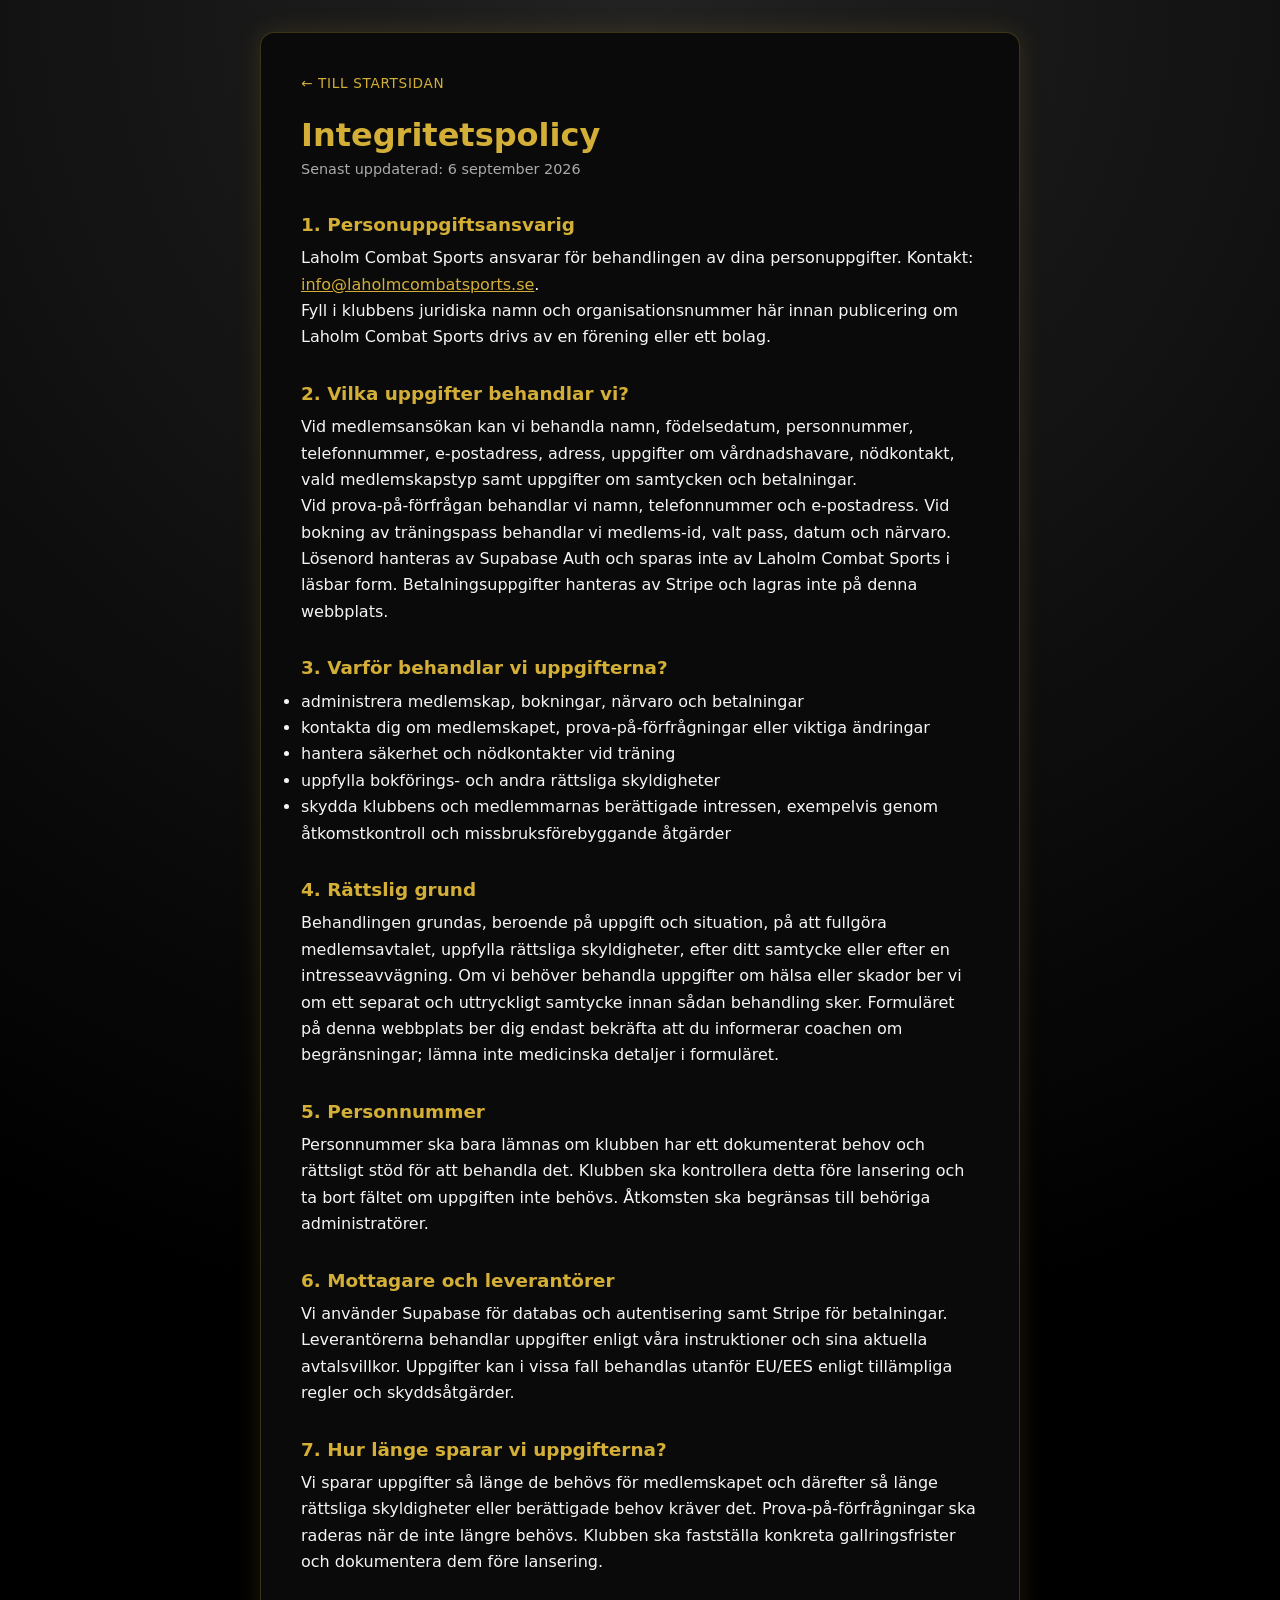
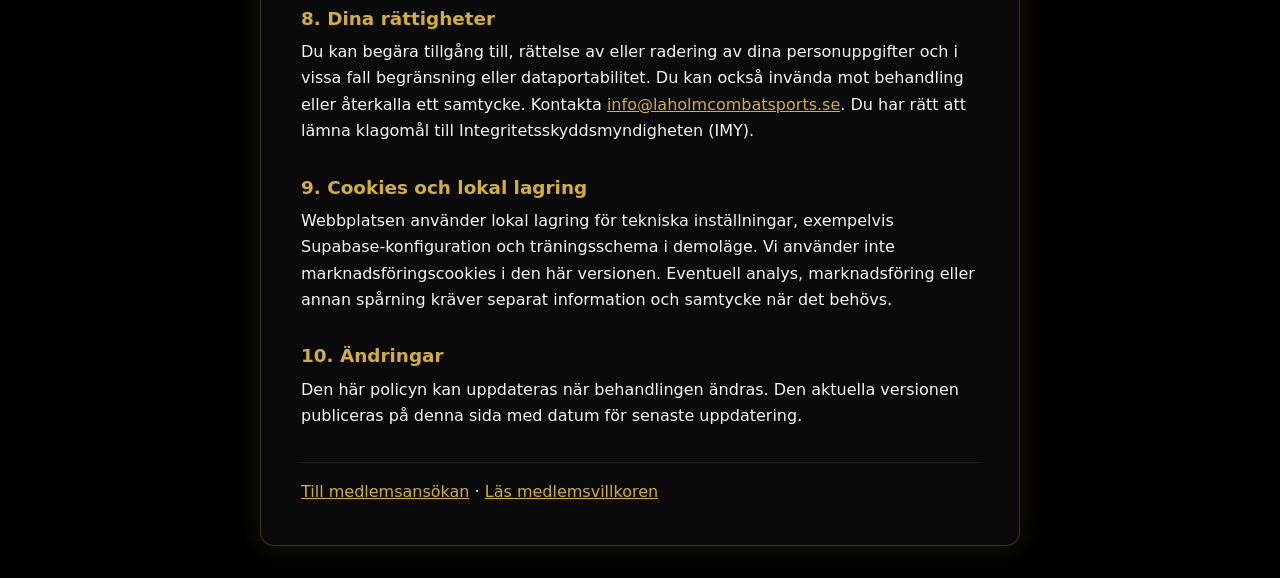
<file: integritetspolicy.html>
<!DOCTYPE html>
<html lang="sv">
<head>
  <meta charset="UTF-8">
  <meta http-equiv="Content-Security-Policy" content="default-src 'self'; base-uri 'self'; object-src 'none'; script-src 'self' 'sha384-JBR+x8blGwjDRO63aHCGiZMD4VNiTR4ZUGA+N6ZKLf3zNt1fK8IBpcgPaMrxqWBp' 'sha384-JcnsjUPPylna1s1fvi1u12X5qjY5OL56iySh75FdtrwhO/SWXgMjoVqcKyIIWOLk'; style-src 'self'; img-src 'self' data:; font-src 'self' data:; connect-src 'self' https://dvtntpfisueeyapdoizv.supabase.co wss://dvtntpfisueeyapdoizv.supabase.co; frame-src https://www.google.com; form-action 'self'; upgrade-insecure-requests">
  <meta name="referrer" content="strict-origin-when-cross-origin">
  <title>Integritetspolicy – Laholm Combat Sports</title>
  <meta name="viewport" content="width=device-width, initial-scale=1.0">
  <meta name="description" content="Integritetspolicy för Laholm Combat Sports.">
  <link rel="stylesheet" href="styles.css">
</head>
<body class="auth-body legal-body">
  <main class="legal-container">
    <a href="index.html" class="back-link">← Till startsidan</a>
    <h1>Integritetspolicy</h1>
    <p class="legal-updated">Senast uppdaterad: 6 september 2026</p>

    <h2>1. Personuppgiftsansvarig</h2>
    <p>Laholm Combat Sports ansvarar för behandlingen av dina personuppgifter. Kontakt: <a href="mailto:info@laholmcombatsports.se">info@laholmcombatsports.se</a>.</p>
    <p>Fyll i klubbens juridiska namn och organisationsnummer här innan publicering om Laholm Combat Sports drivs av en förening eller ett bolag.</p>

    <h2>2. Vilka uppgifter behandlar vi?</h2>
    <p>Vid medlemsansökan kan vi behandla namn, födelsedatum, personnummer, telefonnummer, e-postadress, adress, uppgifter om vårdnadshavare, nödkontakt, vald medlemskapstyp samt uppgifter om samtycken och betalningar.</p>
    <p>Vid prova-på-förfrågan behandlar vi namn, telefonnummer och e-postadress. Vid bokning av träningspass behandlar vi medlems-id, valt pass, datum och närvaro.</p>
    <p>Lösenord hanteras av Supabase Auth och sparas inte av Laholm Combat Sports i läsbar form. Betalningsuppgifter hanteras av Stripe och lagras inte på denna webbplats.</p>

    <h2>3. Varför behandlar vi uppgifterna?</h2>
    <ul>
      <li>administrera medlemskap, bokningar, närvaro och betalningar</li>
      <li>kontakta dig om medlemskapet, prova-på-förfrågningar eller viktiga ändringar</li>
      <li>hantera säkerhet och nödkontakter vid träning</li>
      <li>uppfylla bokförings- och andra rättsliga skyldigheter</li>
      <li>skydda klubbens och medlemmarnas berättigade intressen, exempelvis genom åtkomstkontroll och missbruksförebyggande åtgärder</li>
    </ul>

    <h2>4. Rättslig grund</h2>
    <p>Behandlingen grundas, beroende på uppgift och situation, på att fullgöra medlemsavtalet, uppfylla rättsliga skyldigheter, efter ditt samtycke eller efter en intresseavvägning. Om vi behöver behandla uppgifter om hälsa eller skador ber vi om ett separat och uttryckligt samtycke innan sådan behandling sker. Formuläret på denna webbplats ber dig endast bekräfta att du informerar coachen om begränsningar; lämna inte medicinska detaljer i formuläret.</p>

    <h2>5. Personnummer</h2>
    <p>Personnummer ska bara lämnas om klubben har ett dokumenterat behov och rättsligt stöd för att behandla det. Klubben ska kontrollera detta före lansering och ta bort fältet om uppgiften inte behövs. Åtkomsten ska begränsas till behöriga administratörer.</p>

    <h2>6. Mottagare och leverantörer</h2>
    <p>Vi använder Supabase för databas och autentisering samt Stripe för betalningar. Leverantörerna behandlar uppgifter enligt våra instruktioner och sina aktuella avtalsvillkor. Uppgifter kan i vissa fall behandlas utanför EU/EES enligt tillämpliga regler och skyddsåtgärder.</p>

    <h2>7. Hur länge sparar vi uppgifterna?</h2>
    <p>Vi sparar uppgifter så länge de behövs för medlemskapet och därefter så länge rättsliga skyldigheter eller berättigade behov kräver det. Prova-på-förfrågningar ska raderas när de inte längre behövs. Klubben ska fastställa konkreta gallringsfrister och dokumentera dem före lansering.</p>

    <h2>8. Dina rättigheter</h2>
    <p>Du kan begära tillgång till, rättelse av eller radering av dina personuppgifter och i vissa fall begränsning eller dataportabilitet. Du kan också invända mot behandling eller återkalla ett samtycke. Kontakta <a href="mailto:info@laholmcombatsports.se">info@laholmcombatsports.se</a>. Du har rätt att lämna klagomål till Integritetsskyddsmyndigheten (IMY).</p>

    <h2>9. Cookies och lokal lagring</h2>
    <p>Webbplatsen använder lokal lagring för tekniska inställningar, exempelvis Supabase-konfiguration och träningsschema i demoläge. Vi använder inte marknadsföringscookies i den här versionen. Eventuell analys, marknadsföring eller annan spårning kräver separat information och samtycke när det behövs.</p>

    <h2>10. Ändringar</h2>
    <p>Den här policyn kan uppdateras när behandlingen ändras. Den aktuella versionen publiceras på denna sida med datum för senaste uppdatering.</p>

    <p class="legal-back"><a href="signup.html">Till medlemsansökan</a> · <a href="villkor.html">Läs medlemsvillkoren</a></p>
  </main>
</body>
</html>
</file>
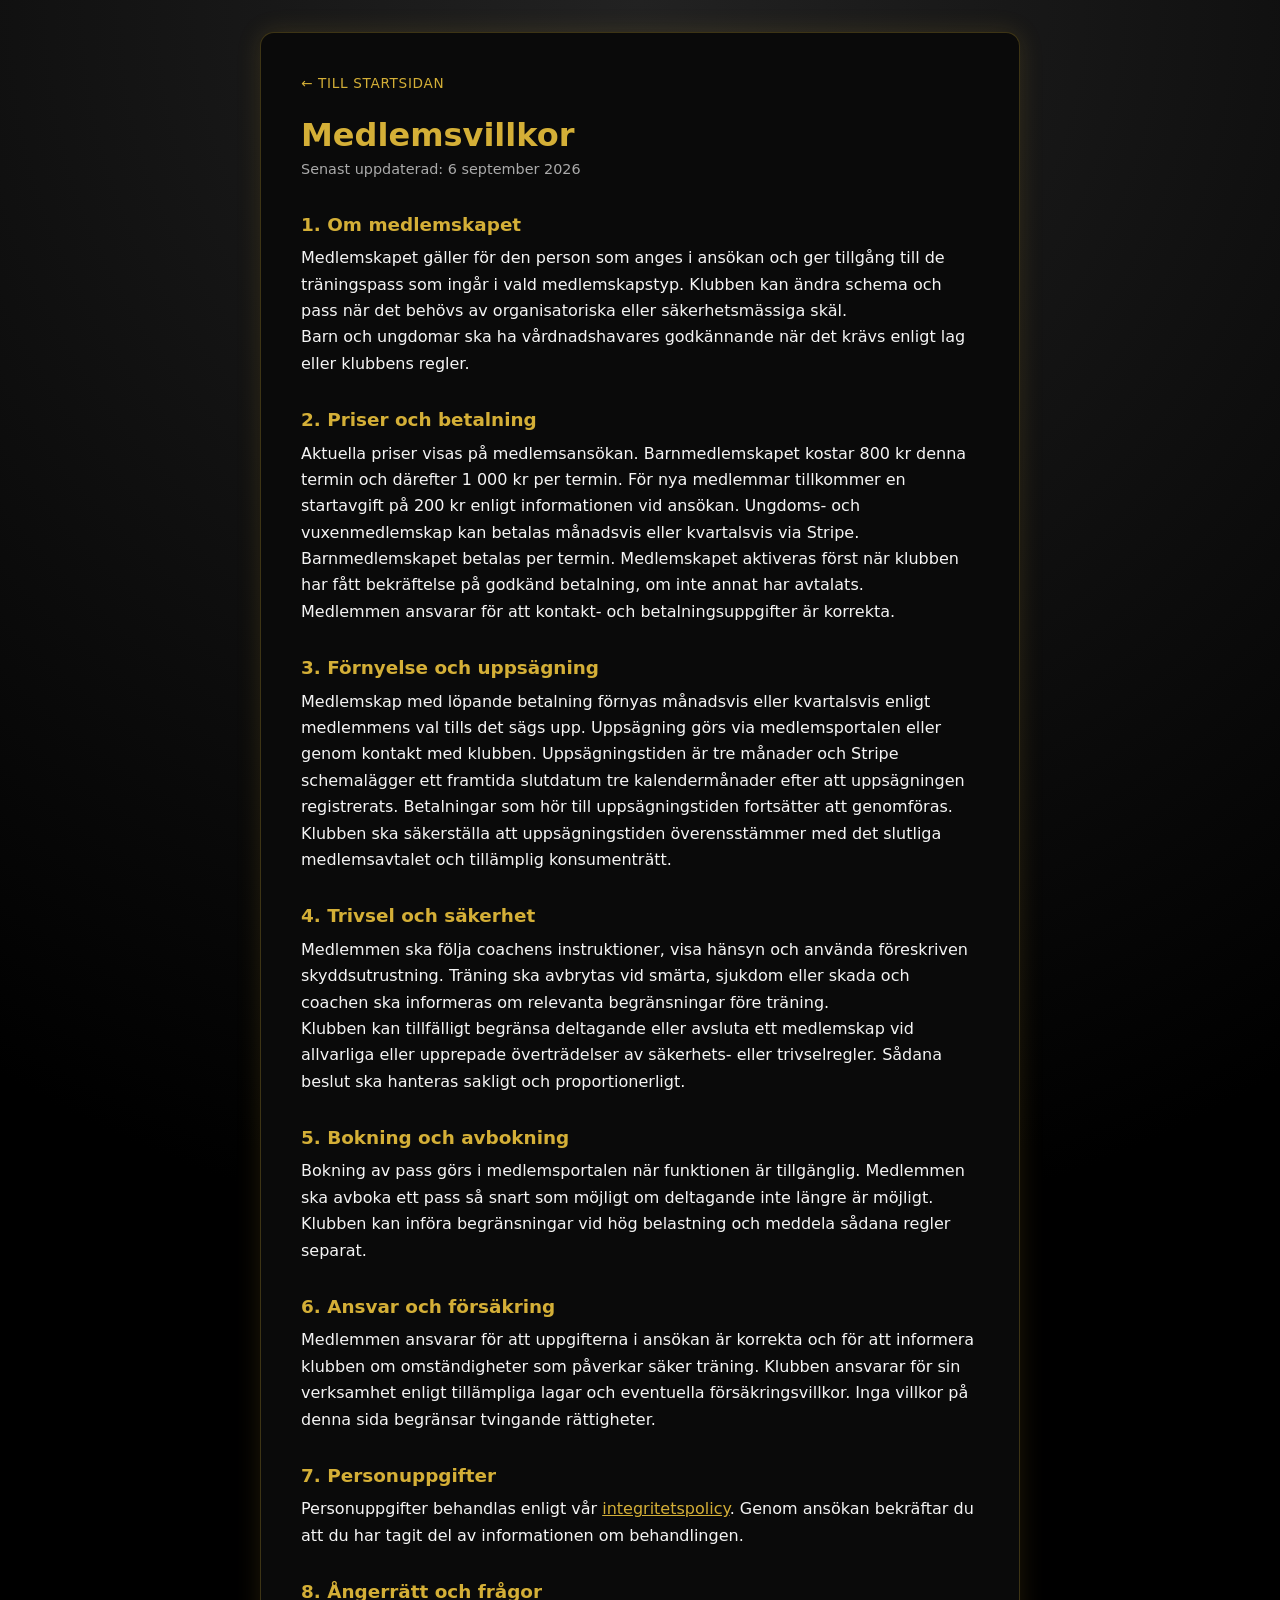
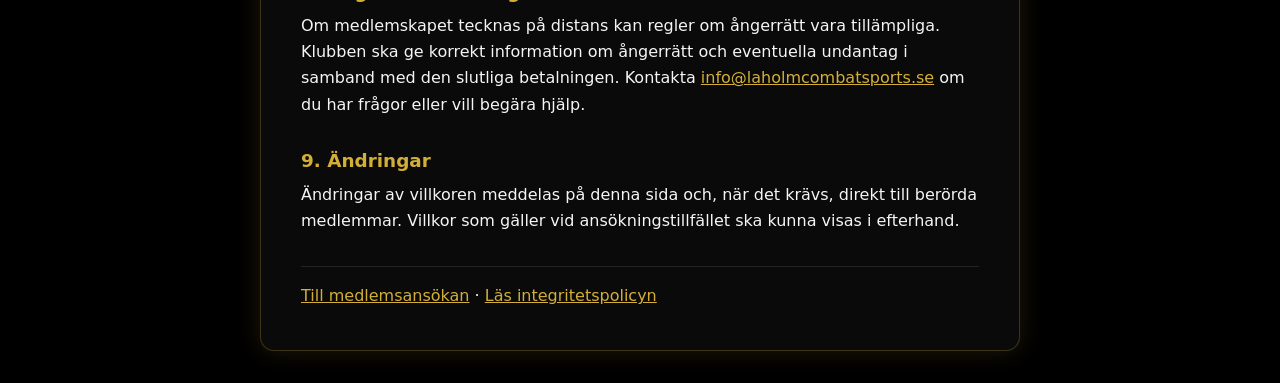
<file: villkor.html>
<!DOCTYPE html>
<html lang="sv">
<head>
  <meta charset="UTF-8">
  <meta http-equiv="Content-Security-Policy" content="default-src 'self'; base-uri 'self'; object-src 'none'; script-src 'self' 'sha384-JBR+x8blGwjDRO63aHCGiZMD4VNiTR4ZUGA+N6ZKLf3zNt1fK8IBpcgPaMrxqWBp' 'sha384-JcnsjUPPylna1s1fvi1u12X5qjY5OL56iySh75FdtrwhO/SWXgMjoVqcKyIIWOLk'; style-src 'self'; img-src 'self' data:; font-src 'self' data:; connect-src 'self' https://dvtntpfisueeyapdoizv.supabase.co wss://dvtntpfisueeyapdoizv.supabase.co; frame-src https://www.google.com; form-action 'self'; upgrade-insecure-requests">
  <meta name="referrer" content="strict-origin-when-cross-origin">
  <title>Medlemsvillkor – Laholm Combat Sports</title>
  <meta name="viewport" content="width=device-width, initial-scale=1.0">
  <meta name="description" content="Medlemsvillkor för Laholm Combat Sports.">
  <link rel="stylesheet" href="styles.css">
</head>
<body class="auth-body legal-body">
  <main class="legal-container">
    <a href="index.html" class="back-link">← Till startsidan</a>
    <h1>Medlemsvillkor</h1>
    <p class="legal-updated">Senast uppdaterad: 6 september 2026</p>

    <h2>1. Om medlemskapet</h2>
    <p>Medlemskapet gäller för den person som anges i ansökan och ger tillgång till de träningspass som ingår i vald medlemskapstyp. Klubben kan ändra schema och pass när det behövs av organisatoriska eller säkerhetsmässiga skäl.</p>
    <p>Barn och ungdomar ska ha vårdnadshavares godkännande när det krävs enligt lag eller klubbens regler.</p>

    <h2>2. Priser och betalning</h2>
    <p>Aktuella priser visas på medlemsansökan. Barnmedlemskapet kostar 800 kr denna termin och därefter 1 000 kr per termin. För nya medlemmar tillkommer en startavgift på 200 kr enligt informationen vid ansökan. Ungdoms- och vuxenmedlemskap kan betalas månadsvis eller kvartalsvis via Stripe. Barnmedlemskapet betalas per termin. Medlemskapet aktiveras först när klubben har fått bekräftelse på godkänd betalning, om inte annat har avtalats.</p>
    <p>Medlemmen ansvarar för att kontakt- och betalningsuppgifter är korrekta.</p>

    <h2>3. Förnyelse och uppsägning</h2>
    <p>Medlemskap med löpande betalning förnyas månadsvis eller kvartalsvis enligt medlemmens val tills det sägs upp. Uppsägning görs via medlemsportalen eller genom kontakt med klubben. Uppsägningstiden är tre månader och Stripe schemalägger ett framtida slutdatum tre kalendermånader efter att uppsägningen registrerats. Betalningar som hör till uppsägningstiden fortsätter att genomföras. Klubben ska säkerställa att uppsägningstiden överensstämmer med det slutliga medlemsavtalet och tillämplig konsumenträtt.</p>

    <h2>4. Trivsel och säkerhet</h2>
    <p>Medlemmen ska följa coachens instruktioner, visa hänsyn och använda föreskriven skyddsutrustning. Träning ska avbrytas vid smärta, sjukdom eller skada och coachen ska informeras om relevanta begränsningar före träning.</p>
    <p>Klubben kan tillfälligt begränsa deltagande eller avsluta ett medlemskap vid allvarliga eller upprepade överträdelser av säkerhets- eller trivselregler. Sådana beslut ska hanteras sakligt och proportionerligt.</p>

    <h2>5. Bokning och avbokning</h2>
    <p>Bokning av pass görs i medlemsportalen när funktionen är tillgänglig. Medlemmen ska avboka ett pass så snart som möjligt om deltagande inte längre är möjligt. Klubben kan införa begränsningar vid hög belastning och meddela sådana regler separat.</p>

    <h2>6. Ansvar och försäkring</h2>
    <p>Medlemmen ansvarar för att uppgifterna i ansökan är korrekta och för att informera klubben om omständigheter som påverkar säker träning. Klubben ansvarar för sin verksamhet enligt tillämpliga lagar och eventuella försäkringsvillkor. Inga villkor på denna sida begränsar tvingande rättigheter.</p>

    <h2>7. Personuppgifter</h2>
    <p>Personuppgifter behandlas enligt vår <a href="integritetspolicy.html">integritetspolicy</a>. Genom ansökan bekräftar du att du har tagit del av informationen om behandlingen.</p>

    <h2>8. Ångerrätt och frågor</h2>
    <p>Om medlemskapet tecknas på distans kan regler om ångerrätt vara tillämpliga. Klubben ska ge korrekt information om ångerrätt och eventuella undantag i samband med den slutliga betalningen. Kontakta <a href="mailto:info@laholmcombatsports.se">info@laholmcombatsports.se</a> om du har frågor eller vill begära hjälp.</p>

    <h2>9. Ändringar</h2>
    <p>Ändringar av villkoren meddelas på denna sida och, när det krävs, direkt till berörda medlemmar. Villkor som gäller vid ansökningstillfället ska kunna visas i efterhand.</p>

    <p class="legal-back"><a href="signup.html">Till medlemsansökan</a> · <a href="integritetspolicy.html">Läs integritetspolicyn</a></p>
  </main>
</body>
</html>
</file>
<file: styles.css>
:root {
  --bg: #050505;
  --bg-alt: #111111;
  --gold: #d4af37;
  --text: #f5f5f5;
  --muted: #aaaaaa;
}

* {
  box-sizing: border-box;
  margin: 0;
  padding: 0;
}

html {
  scroll-behavior: smooth;
}

button,
input,
select {
  font: inherit;
}

body {
  font-family: system-ui, -apple-system, BlinkMacSystemFont, "Segoe UI", sans-serif;
  background: radial-gradient(circle at top, #222 0, #000 60%);
  color: var(--text);
}

/* Header */

.site-header {
  display: flex;
  justify-content: space-between;
  align-items: center;
  padding: 1.5rem 8vw;
  background: rgba(0, 0, 0, 0.9);
  border-bottom: 1px solid rgba(212, 175, 55, 0.2);
  position: sticky;
  top: 0;
  z-index: 10;
}

.logo,
.dash-logo {
  position: relative;
  width: 84px;
  height: 70px;
  overflow: hidden;
  flex: 0 0 auto;
}

.logo img,
.dash-logo img {
  position: absolute;
  width: 84px;
  height: auto;
  top: 50%;
  left: 0;
  transform: translateY(-50%);
}

.main-nav {
  display: flex;
  gap: 1.5rem;
  align-items: center;
}

.main-nav a {
  color: var(--text);
  text-decoration: none;
  font-size: 0.95rem;
  letter-spacing: 0.05em;
  text-transform: uppercase;
}

.main-nav a:hover {
  color: var(--gold);
}

.btn-login {
  padding: 0.5rem 1rem;
  border: 1px solid var(--gold);
  border-radius: 999px;
}

/* Hero */

.hero {
  min-height: 70vh;
  display: flex;
  align-items: center;
  padding: 0 8vw;
  position: relative;
  isolation: isolate;
  background: url("assets/bannerlcs.png") center / cover no-repeat;
}

.hero::before {
  content: "";
  position: absolute;
  inset: 0;
  z-index: -1;
  background: linear-gradient(90deg, rgba(0, 0, 0, 0.84) 0%, rgba(0, 0, 0, 0.55) 52%, rgba(0, 0, 0, 0.2) 100%);
}

.hero-content {
  position: relative;
}

.hero-content h1 {
  font-size: 3rem;
  letter-spacing: 0.12em;
  text-transform: uppercase;
}

.hero-content p {
  margin-top: 1rem;
  max-width: 500px;
  color: var(--muted);
}

.hero-content .hero-kicker {
  margin: 0 0 0.75rem;
  color: var(--gold);
  font-size: 0.78rem;
  font-weight: 750;
  letter-spacing: 0.16em;
  text-transform: uppercase;
}

.hero-content .hero-disciplines {
  color: var(--text);
  font-size: 1.05rem;
  font-weight: 650;
}

.hero-content .hero-tagline {
  margin-top: 0.45rem;
}

.btn-primary {
  display: inline-block;
  margin-top: 2rem;
  padding: 0.8rem 1.8rem;
  background: var(--gold);
  color: #000;
  text-decoration: none;
  text-transform: uppercase;
  letter-spacing: 0.08em;
  border-radius: 999px;
  border: 0;
  cursor: pointer;
  transition: filter 0.2s, transform 0.2s;
}

.btn-primary:hover {
  filter: brightness(1.08);
  transform: translateY(-1px);
}

.btn-primary:focus-visible,
.btn-secondary:focus-visible,
.link-button:focus-visible,
.main-nav a:focus-visible {
  outline: 2px solid #fff;
  outline-offset: 3px;
}

/* Sections */

.section {
  padding: 4rem 8vw;
  background: var(--bg-alt);
  border-top: 1px solid rgba(255, 255, 255, 0.03);
}

.section:nth-of-type(even) {
  background: #050505;
}

.section h2 {
  font-size: 1.8rem;
  margin-bottom: 1.5rem;
  text-transform: uppercase;
  letter-spacing: 0.12em;
}

.section p {
  max-width: 600px;
  color: var(--muted);
}

.section a {
  color: var(--gold);
}

.contact-grid {
  display: grid;
  grid-template-columns: minmax(0, 1fr) minmax(280px, 440px);
  gap: 3rem;
  align-items: center;
}

.contact-map iframe {
  display: block;
  width: 100%;
  min-height: 260px;
  border: 1px solid rgba(212, 175, 55, 0.35);
  border-radius: 14px;
}

.contact-map a {
  display: inline-block;
  margin-top: 0.7rem;
  font-size: 0.9rem;
}

.coach-section {
  display: grid;
  grid-template-columns: minmax(0, 1fr) minmax(220px, 340px);
  gap: 3rem;
  align-items: center;
}

.coach-section img {
  width: 100%;
  max-height: 420px;
  object-fit: cover;
  object-position: center 35%;
  border-radius: 14px;
  border: 1px solid rgba(212, 175, 55, 0.35);
}

/* Cards */

.cards {
  display: grid;
  grid-template-columns: repeat(auto-fit, minmax(220px, 1fr));
  gap: 1.5rem;
  margin-top: 1.5rem;
}

.card {
  background: #111;
  border-radius: 12px;
  padding: 1.5rem;
  border: 1px solid rgba(255, 255, 255, 0.05);
}

.card h3 {
  text-transform: uppercase;
  letter-spacing: 0.08em;
  margin-bottom: 0.5rem;
}

.card .price {
  margin-top: 0.8rem;
  color: var(--gold);
  font-weight: 600;
}

.card.featured {
  border-color: var(--gold);
  box-shadow: 0 0 25px rgba(212, 175, 55, 0.25);
  transform: scale(1.03);
}

.section .membership-link {
  position: relative;
  display: block;
  color: inherit;
  text-decoration: none;
  cursor: pointer;
  transition: border-color 0.2s, box-shadow 0.2s, transform 0.2s;
}

.membership-link:hover {
  border-color: var(--gold);
  box-shadow: 0 0 25px rgba(212, 175, 55, 0.2);
  transform: translateY(-3px);
}

.membership-link.featured:hover {
  transform: scale(1.03) translateY(-3px);
}

.membership-link:focus-visible {
  outline: 2px solid #fff;
  outline-offset: 4px;
}

.card-cta {
  display: inline-block;
  margin-top: 1.25rem;
  color: var(--gold);
  font-size: 0.8rem;
  font-weight: 700;
  letter-spacing: 0.08em;
  text-transform: uppercase;
}

.schedule-heading {
  display: flex;
  align-items: end;
  justify-content: space-between;
  gap: 2rem;
}

.section-kicker {
  margin-bottom: 0.45rem;
  color: var(--gold);
  font-size: 0.78rem;
  font-weight: 700;
  letter-spacing: 0.14em;
  text-transform: uppercase;
}

.schedule-heading > p {
  margin-bottom: 1.5rem;
  text-align: right;
}

.public-schedule {
  display: grid;
  grid-template-columns: repeat(auto-fit, minmax(210px, 1fr));
  gap: 1rem;
  margin-top: 1.5rem;
}

.schedule-day {
  min-width: 0;
  border-top: 2px solid var(--gold);
  background: #0b0b0b;
}

.schedule-day-name {
  padding: 0.85rem 1rem;
  color: var(--gold);
  font-size: 0.8rem;
  letter-spacing: 0.1em;
  text-transform: uppercase;
}

.schedule-day-classes {
  border-top: 1px solid rgba(255, 255, 255, 0.08);
}

.schedule-session {
  display: grid;
  grid-template-columns: 7rem minmax(0, 1fr);
  gap: 0.75rem;
  padding: 1rem;
  border-bottom: 1px solid rgba(255, 255, 255, 0.08);
}

.schedule-session-time {
  color: var(--gold);
  font-size: 0.9rem;
  font-weight: 700;
}

.schedule-session h4 {
  font-size: 1rem;
  letter-spacing: 0.04em;
  text-transform: uppercase;
}

.schedule-session p {
  margin-top: 0.3rem;
  font-size: 0.8rem;
  line-height: 1.4;
}

.public-schedule .schedule-empty {
  grid-column: 1 / -1;
  padding: 1.5rem;
  border: 1px dashed rgba(212, 175, 55, 0.35);
  background: rgba(212, 175, 55, 0.05);
}

.pricing-note {
  margin-top: 1.5rem;
  padding-left: 0.85rem;
  border-left: 2px solid var(--gold);
  font-size: 0.9rem;
}


/* Footer */

.site-footer {
  padding: 2rem 8vw;
  text-align: center;
  font-size: 0.85rem;
  color: var(--muted);
  border-top: 1px solid rgba(255, 255, 255, 0.05);
}


/* AUTH PAGES */

.auth-body {
  background: radial-gradient(circle at top, #222 0, #000 60%);
  display: flex;
  justify-content: center;
  align-items: center;
  min-height: 100vh;
}

.auth-container {
  background: #0a0a0a;
  padding: 2.5rem;
  width: 100%;
  max-width: 420px;
  border-radius: 14px;
  border: 1px solid rgba(212, 175, 55, 0.25);
  box-shadow: 0 0 25px rgba(212, 175, 55, 0.15);
  text-align: center;
}

.auth-logo {
  position: relative;
  width: 150px;
  height: 145px;
  overflow: hidden;
  margin: 0 auto 1rem;
}

.auth-logo img {
  position: absolute;
  width: 150px;
  height: auto;
  top: 50%;
  left: 0;
  transform: translateY(-50%);
}

.auth-title {
  font-size: 1.6rem;
  letter-spacing: 0.08em;
  text-transform: uppercase;
  margin-bottom: 2rem;
  color: var(--gold);
}

.auth-form {
  text-align: left;
}

.auth-form label {
  display: block;
  margin-bottom: 0.4rem;
  font-size: 0.9rem;
  color: var(--muted);
}

.auth-form input {
  width: 100%;
  padding: 0.8rem;
  margin-bottom: 1.2rem;
  border-radius: 8px;
  border: 1px solid rgba(255,255,255,0.1);
  background: #111;
  color: var(--text);
}

.auth-links {
  margin-top: 1rem;
}

.auth-links a {
  color: var(--gold);
  text-decoration: none;
  font-size: 0.9rem;
}

.link-button {
  padding: 0;
  border: 0;
  background: transparent;
  color: var(--gold);
  cursor: pointer;
  font-size: 0.9rem;
}

.integration-note,
.demo-banner {
  padding: 0.85rem 1rem;
  border: 1px solid rgba(212, 175, 55, 0.35);
  border-radius: 10px;
  background: rgba(212, 175, 55, 0.08);
  color: #e7d99e;
  font-size: 0.88rem;
  line-height: 1.45;
}

.integration-note {
  margin: -0.75rem 0 1.5rem;
}

.status-message {
  min-height: 1.4rem;
  margin-top: 1rem;
  color: #f0c36a;
  font-size: 0.9rem;
  line-height: 1.45;
}

.status-message.success {
  color: #91d7a0;
}

.legal-body {
  align-items: flex-start;
  padding: 2rem 1rem;
}

.legal-container {
  width: min(760px, 100%);
  margin: 0 auto;
  padding: 2.5rem;
  background: #0a0a0a;
  border: 1px solid rgba(212, 175, 55, 0.25);
  border-radius: 14px;
  box-shadow: 0 0 25px rgba(212, 175, 55, 0.15);
  text-align: left;
}

.legal-container h1 {
  margin: 1.5rem 0 0.25rem;
  color: var(--gold);
}

.legal-container h2 {
  margin: 2rem 0 0.65rem;
  color: var(--gold);
  font-size: 1.15rem;
}

.legal-container p,
.legal-container li {
  color: var(--text);
  line-height: 1.65;
}

.legal-container a {
  color: var(--gold);
}

.legal-updated {
  color: var(--muted) !important;
  font-size: 0.9rem;
}

.legal-back {
  margin-top: 2rem;
  padding-top: 1rem;
  border-top: 1px solid rgba(255, 255, 255, 0.1);
}

.admin-status {
  min-height: 0;
  margin-top: -0.75rem;
}

.admin-status:empty {
  display: none;
}

/* DASHBOARD */

.dash-body {
  background: radial-gradient(circle at top, #222 0, #000 60%);
  color: var(--text);
  min-height: 100vh;
}

.dash-header {
  display: flex;
  justify-content: space-between;
  align-items: center;
  padding: 1.5rem 8vw;
  background: rgba(0, 0, 0, 0.9);
  border-bottom: 1px solid rgba(212, 175, 55, 0.2);
}

.dash-nav button {
  border: 0;
  background: transparent;
  color: var(--gold);
  cursor: pointer;
  text-transform: uppercase;
  letter-spacing: 0.08em;
}

.dash-main {
  padding: 3rem 8vw;
}

.dash-main .demo-banner {
  margin-bottom: 2rem;
}

.dash-welcome h1 {
  font-size: 2rem;
  letter-spacing: 0.08em;
  margin-bottom: 0.5rem;
}

.dash-sub {
  color: var(--muted);
  margin-bottom: 2rem;
}

.dash-card {
  background: #0a0a0a;
  padding: 2rem;
  border-radius: 14px;
  border: 1px solid rgba(212, 175, 55, 0.25);
  box-shadow: 0 0 25px rgba(212, 175, 55, 0.15);
  margin-bottom: 2rem;
}

.dash-card h2 {
  text-transform: uppercase;
  letter-spacing: 0.08em;
  margin-bottom: 1rem;
}

.dash-list li {
  margin-bottom: 0.5rem;
  color: var(--muted);
}

.dashboard-class-list li {
  display: flex;
  align-items: center;
  justify-content: space-between;
  gap: 1rem;
}

.dashboard-class-list .admin-secondary-btn {
  flex: 0 0 auto;
}

.participants-list {
  margin: 1rem 0;
  list-style: none;
}

#participantsModal .admin-modal-content {
  width: min(680px, calc(100vw - 2rem));
}

.attendance-row {
  display: grid;
  grid-template-columns: minmax(260px, 1fr) 160px 1.5rem;
  align-items: center;
  column-gap: 1.5rem;
  padding: 0.85rem 0;
  border-bottom: 1px solid rgba(255, 255, 255, 0.08);
  color: var(--text);
  cursor: pointer;
}

.attendance-member {
  display: block;
  font-weight: 650;
  overflow: hidden;
  text-overflow: ellipsis;
  white-space: nowrap;
}

.attendance-personal-number {
  display: block;
  color: var(--muted);
  font-size: 0.9rem;
  white-space: nowrap;
}

.attendance-row input {
  width: 18px;
  height: 18px;
  accent-color: var(--gold);
}

@media (max-width: 520px) {
  .attendance-row {
    grid-template-columns: minmax(0, 1fr) 1.5rem;
    gap: 0.5rem;
  }

  .attendance-personal-number {
    grid-column: 1;
  }

  .attendance-row input {
    grid-column: 2;
    grid-row: 1 / span 2;
  }
}
.btn-secondary {
  display: inline-block;
  margin-top: 1.2rem;
  padding: 0.8rem 1.8rem;
  border: 1px solid var(--gold);
  color: var(--gold);
  text-decoration: none;
  text-transform: uppercase;
  letter-spacing: 0.08em;
  border-radius: 999px;
  transition: 0.2s;
}

.btn-secondary:hover {
  background: var(--gold);
  color: #000;
}

.auth-actions {
  margin-top: 1rem;
  text-align: center;
}

/* SIGNUP PAGE */

.auth-sub {
  color: var(--muted);
  margin-bottom: 2rem;
}

.signup-body {
  min-height: 100vh;
  background: #070707;
}

.signup-header {
  display: flex;
  justify-content: space-between;
  align-items: center;
  padding: 0.9rem max(5vw, calc((100vw - 1180px) / 2));
  background: #030303;
  border-bottom: 1px solid rgba(212, 175, 55, 0.2);
}

.signup-brand {
  display: flex;
  align-items: center;
  gap: 0.9rem;
  color: var(--text);
  text-decoration: none;
  font-size: 0.9rem;
  font-weight: 700;
  letter-spacing: 0.08em;
  text-transform: uppercase;
}

.signup-logo {
  position: relative;
  display: block;
  width: 68px;
  height: 58px;
  overflow: hidden;
}

.signup-logo img {
  position: absolute;
  width: 68px;
  height: auto;
  top: 50%;
  left: 0;
  transform: translateY(-50%);
}

.back-link,
.signup-login-link a {
  color: var(--gold);
  text-decoration: none;
}

.back-link {
  font-size: 0.85rem;
  letter-spacing: 0.05em;
  text-transform: uppercase;
}

.signup-main {
  width: min(1180px, calc(100% - 2rem));
  margin: 0 auto;
  padding: 3.5rem 0 4rem;
}

.signup-intro {
  max-width: 760px;
  margin-bottom: 2.5rem;
}

.eyebrow {
  margin-bottom: 0.5rem;
  color: var(--gold);
  font-size: 0.78rem;
  font-weight: 700;
  letter-spacing: 0.15em;
  text-transform: uppercase;
}

.signup-intro h1 {
  margin-bottom: 0.75rem;
  font-size: clamp(2rem, 5vw, 3.3rem);
  letter-spacing: 0.07em;
  line-height: 1.05;
  text-transform: uppercase;
}

.signup-intro > p:not(.eyebrow) {
  color: var(--muted);
  line-height: 1.6;
}

.signup-steps {
  display: flex;
  gap: 1.75rem;
  margin-top: 2rem;
  list-style: none;
  color: #777;
  font-size: 0.82rem;
  font-weight: 600;
  text-transform: uppercase;
}

.signup-steps li {
  display: flex;
  align-items: center;
  gap: 0.55rem;
}

.signup-steps span {
  display: grid;
  place-items: center;
  width: 26px;
  height: 26px;
  border: 1px solid #444;
  border-radius: 50%;
}

.signup-steps .active {
  color: var(--text);
}

.signup-steps .active span {
  border-color: var(--gold);
  background: var(--gold);
  color: #050505;
}

.signup-content {
  display: grid;
  grid-template-columns: minmax(0, 1fr) 350px;
  gap: 2rem;
  align-items: start;
}

.signup-form-column {
  display: flex;
  flex-direction: column;
  gap: 1.25rem;
}

.signup-panel,
.signup-summary {
  border: 1px solid rgba(255, 255, 255, 0.08);
  border-radius: 16px;
  background: #0e0e0e;
  box-shadow: 0 15px 35px rgba(0, 0, 0, 0.22);
}

.signup-panel {
  padding: 1.75rem;
}

fieldset.signup-panel {
  min-width: 0;
}

.signup-panel legend,
.signup-panel h2,
.signup-summary h2 {
  color: var(--text);
  font-size: 1.05rem;
  font-weight: 750;
  letter-spacing: 0.08em;
  text-transform: uppercase;
}

.signup-panel legend {
  padding: 0 0.25rem;
}

.signup-panel h2,
.signup-summary h2 {
  margin-bottom: 1.35rem;
}

.plan-options {
  display: grid;
  grid-template-columns: repeat(auto-fit, minmax(220px, 1fr));
  gap: 1rem;
  margin-top: 0.5rem;
}

.plan-option {
  position: relative;
  display: grid;
  grid-template-columns: auto minmax(0, 1fr) auto;
  align-items: center;
  gap: 0.85rem;
  min-height: 104px;
  padding: 1rem;
  border: 1px solid #292929;
  border-radius: 12px;
  background: #121212;
  cursor: pointer;
  transition: border-color 0.2s, background 0.2s, box-shadow 0.2s;
}

.plan-option:hover,
.plan-option.selected {
  border-color: var(--gold);
  background: rgba(212, 175, 55, 0.06);
}

.plan-option.selected {
  box-shadow: 0 0 20px rgba(212, 175, 55, 0.12);
}

.plan-option:focus-within {
  outline: 2px solid #fff;
  outline-offset: 3px;
}

.plan-option input {
  position: absolute;
  width: 1px;
  height: 1px;
  opacity: 0;
}

.plan-check {
  width: 20px;
  height: 20px;
  border: 2px solid #555;
  border-radius: 50%;
  box-shadow: inset 0 0 0 4px #121212;
}

.plan-option.selected .plan-check {
  border-color: var(--gold);
  background: var(--gold);
}

.plan-copy,
.plan-price {
  display: flex;
  flex-direction: column;
  gap: 0.25rem;
}

.plan-copy strong {
  text-transform: uppercase;
  letter-spacing: 0.06em;
}

.plan-copy small,
.plan-price small {
  color: var(--muted);
  line-height: 1.35;
}

.plan-price {
  align-items: flex-end;
  color: var(--gold);
  white-space: nowrap;
}

.billing-frequency {
  margin-top: 1.25rem;
  padding-top: 1.25rem;
  border-top: 1px solid rgba(255, 255, 255, 0.08);
}

.billing-frequency[hidden] {
  display: none;
}

.billing-frequency h3 {
  margin: 0 0 0.75rem;
  font-size: 0.95rem;
}

.billing-options {
  display: grid;
  grid-template-columns: repeat(2, minmax(0, 1fr));
  gap: 0.75rem;
}

.billing-options label {
  display: flex;
  align-items: flex-start;
  gap: 0.7rem;
  padding: 0.85rem;
  border: 1px solid #292929;
  border-radius: 10px;
  background: #121212;
  cursor: pointer;
}

.billing-options label:has(input:checked) {
  border-color: var(--gold);
  background: rgba(212, 175, 55, 0.06);
}

.billing-options input {
  margin-top: 0.2rem;
  accent-color: var(--gold);
}

.billing-options span {
  display: flex;
  flex-direction: column;
  gap: 0.2rem;
}

.billing-options small,
.billing-frequency p {
  color: var(--muted);
}

.billing-frequency p {
  margin: 0.75rem 0 0;
  font-size: 0.88rem;
}

.form-grid {
  display: grid;
  grid-template-columns: repeat(2, minmax(0, 1fr));
  gap: 1rem;
}

.form-field {
  display: flex;
  flex-direction: column;
  gap: 0.45rem;
}

.form-field.full-width {
  grid-column: 1 / -1;
}

.form-field label {
  color: #c7c7c7;
  font-size: 0.82rem;
  font-weight: 600;
}

.field-help {
  color: #9d9d9d;
  font-size: 0.78rem;
  line-height: 1.45;
}

.form-field input {
  width: 100%;
  min-height: 46px;
  padding: 0.75rem 0.85rem;
  border: 1px solid #303030;
  border-radius: 9px;
  background: #080808;
  color: var(--text);
}

.form-field input:focus {
  border-color: var(--gold);
  outline: 2px solid rgba(212, 175, 55, 0.18);
}

.guardian-fields {
  margin-top: 1.5rem;
  padding-top: 1.5rem;
  border-top: 1px solid rgba(255, 255, 255, 0.08);
}

.guardian-fields[hidden] {
  display: none;
}

.guardian-fields h3 {
  margin-bottom: 0.35rem;
  font-size: 0.95rem;
  text-transform: uppercase;
}

.guardian-fields > p {
  margin-bottom: 1rem;
  color: var(--muted);
  font-size: 0.85rem;
}

.consent-row {
  display: flex;
  align-items: flex-start;
  gap: 0.75rem;
  margin-top: 1rem;
  color: #c0c0c0;
  font-size: 0.85rem;
  line-height: 1.5;
  cursor: pointer;
}

.consent-row input {
  width: 18px;
  height: 18px;
  margin-top: 0.1rem;
  accent-color: var(--gold);
  flex: 0 0 auto;
}

.signup-summary {
  position: sticky;
  top: 1.5rem;
  padding: 1.5rem;
  border-color: rgba(212, 175, 55, 0.25);
}

.summary-plan,
.summary-fee,
.summary-total {
  display: flex;
  justify-content: space-between;
  gap: 1rem;
}

.summary-plan {
  padding-bottom: 1.15rem;
  border-bottom: 1px solid rgba(255, 255, 255, 0.08);
}

.summary-fee {
  align-items: flex-start;
  padding: 1rem 0;
  border-bottom: 1px solid rgba(255, 255, 255, 0.08);
  color: #d1d1d1;
  font-size: 0.82rem;
}

.summary-fee span {
  display: flex;
  flex-direction: column;
  gap: 0.25rem;
}

.summary-fee small {
  color: var(--muted);
  font-size: 0.72rem;
  line-height: 1.35;
}

.summary-fee strong {
  color: var(--gold);
  white-space: nowrap;
}

.summary-plan > div {
  display: flex;
  flex-direction: column;
  gap: 0.3rem;
}

.summary-plan small,
.summary-detail,
.secure-checkout {
  color: var(--muted);
  font-size: 0.78rem;
  line-height: 1.45;
}

.summary-total {
  align-items: center;
  padding: 1.15rem 0;
}

.summary-total span {
  font-size: 0.85rem;
}

.summary-total strong {
  color: var(--gold);
  font-size: 1.1rem;
}

.renewal-price {
  margin: -0.55rem 0 1rem;
  color: var(--muted);
  font-size: 0.76rem;
  line-height: 1.45;
}

.summary-detail {
  margin-bottom: 1rem;
}

.checkout-note {
  margin: 0 0 1rem;
}

.checkout-button {
  width: 100%;
  margin-top: 0;
  padding-left: 1rem;
  padding-right: 1rem;
}

.checkout-button:disabled {
  cursor: wait;
  filter: grayscale(0.5);
}

.secure-checkout {
  margin-top: 0.75rem;
  text-align: center;
}

.signup-summary .status-message {
  text-align: left;
}

.signup-login-link {
  margin-top: 2rem;
  color: var(--muted);
  text-align: center;
  font-size: 0.9rem;
}


/* TRIAL PAGE */

#trialForm input {
  margin-bottom: 1.2rem;
}

#trialForm button {
  margin-top: 0.5rem;
}

/* ADMIN LAYOUT */
.admin-body {
  margin: 0;
  font-family: system-ui, -apple-system, BlinkMacSystemFont, "Segoe UI", sans-serif;
  background: #050505;
  color: #f5f5f5;
}

.admin-layout {
  display: grid;
  grid-template-columns: 260px 1fr;
  min-height: 100vh;
}

/* SIDEBAR */
.admin-sidebar {
  background: #050505;
  border-right: 1px solid rgba(255, 215, 0, 0.15);
  padding: 24px 18px;
  display: flex;
  flex-direction: column;
  gap: 24px;
}

.admin-logo {
  display: flex;
  flex-direction: column;
  gap: 4px;
}

.admin-logo-main {
  font-size: 24px;
  font-weight: 700;
  letter-spacing: 0.12em;
  text-transform: uppercase;
  color: #ffd700;
}

.admin-logo-sub {
  font-size: 12px;
  text-transform: uppercase;
  color: #888;
}

.admin-nav {
  display: flex;
  flex-direction: column;
  gap: 8px;
}

.admin-nav-item {
  width: 100%;
  text-align: left;
  padding: 10px 12px;
  border-radius: 8px;
  border: none;
  background: transparent;
  color: #ddd;
  font-size: 14px;
  cursor: pointer;
  transition: background 0.15s, color 0.15s;
}

.admin-nav-item:hover {
  background: rgba(255, 215, 0, 0.08);
}

.admin-nav-item.active {
  background: rgba(255, 215, 0, 0.18);
  color: #ffd700;
}

.admin-sidebar-footer {
  margin-top: auto;
}

.admin-logout-btn {
  width: 100%;
  padding: 10px 12px;
  border-radius: 8px;
  border: 1px solid rgba(255, 215, 0, 0.4);
  background: transparent;
  color: #ffd700;
  font-size: 14px;
  cursor: pointer;
  transition: background 0.15s, color 0.15s;
}

.admin-logout-btn:hover {
  background: rgba(255, 215, 0, 0.18);
}

/* MAIN */
.admin-main {
  padding: 24px 28px;
  display: flex;
  flex-direction: column;
  gap: 24px;
}

.admin-topbar {
  display: flex;
  justify-content: space-between;
  align-items: center;
}

.admin-title {
  margin: 0;
  font-size: 22px;
  letter-spacing: 0.08em;
  text-transform: uppercase;
}

.admin-subtitle {
  margin: 2px 0 0;
  font-size: 12px;
  text-transform: uppercase;
  color: #999;
}

.admin-user-email {
  font-size: 13px;
  color: #ccc;
}

/* VIEWS */
.admin-view {
  display: none;
  flex-direction: column;
  gap: 16px;
}

.admin-view.active {
  display: flex;
}

.admin-view-header {
  display: flex;
  justify-content: space-between;
  align-items: center;
}

.admin-view-header h2 {
  margin: 0;
  font-size: 18px;
}

/* BUTTONS */
.admin-primary-btn {
  padding: 8px 14px;
  border-radius: 8px;
  border: none;
  background: #ffd700;
  color: #050505;
  font-size: 14px;
  font-weight: 600;
  cursor: pointer;
  transition: filter 0.15s;
}

.admin-primary-btn:hover {
  filter: brightness(1.05);
}

.admin-secondary-btn {
  padding: 7px 12px;
  border-radius: 8px;
  border: 1px solid rgba(255, 215, 0, 0.4);
  background: transparent;
  color: #ffd700;
  font-size: 13px;
  cursor: pointer;
  transition: background 0.15s;
}

.admin-secondary-btn:hover {
  background: rgba(255, 215, 0, 0.12);
}

/* TABLES */
.admin-table-wrapper {
  border-radius: 12px;
  border: 1px solid rgba(255, 215, 0, 0.18);
  overflow-x: auto;
  background: #080808;
}

.admin-table {
  width: 100%;
  border-collapse: collapse;
  font-size: 13px;
}

.admin-table thead {
  background: rgba(255, 215, 0, 0.08);
}

.admin-table th,
.admin-table td {
  padding: 10px 12px;
  text-align: left;
}

.admin-table th {
  font-weight: 600;
  color: #ffd700;
  border-bottom: 1px solid rgba(255, 215, 0, 0.18);
}

.admin-table tbody tr:nth-child(even) {
  background: rgba(255, 255, 255, 0.02);
}

.admin-table tbody tr:hover {
  background: rgba(255, 215, 0, 0.06);
}

/* TAGS / SETTINGS */
.admin-settings-grid {
  display: grid;
  grid-template-columns: minmax(0, 1.4fr) minmax(0, 1fr);
  gap: 18px;
}

.admin-settings-card {
  border-radius: 12px;
  border: 1px solid rgba(255, 215, 0, 0.18);
  padding: 14px 16px;
  background: #080808;
}

.admin-settings-card h3 {
  margin: 0 0 10px;
  font-size: 15px;
}

.admin-settings-card label {
  display: block;
  font-size: 12px;
  margin-top: 8px;
  margin-bottom: 4px;
  color: #aaa;
}

.admin-settings-card input {
  width: 100%;
  padding: 7px 9px;
  border-radius: 8px;
  border: 1px solid rgba(255, 215, 0, 0.25);
  background: #050505;
  color: #f5f5f5;
  font-size: 13px;
}

.admin-tag-list {
  list-style: none;
  padding: 0;
  margin: 0 0 10px;
  display: flex;
  flex-wrap: wrap;
  gap: 6px;
}

.admin-tag {
  padding: 4px 8px;
  border-radius: 999px;
  border: 1px solid rgba(255, 215, 0, 0.4);
  font-size: 11px;
  text-transform: uppercase;
  letter-spacing: 0.06em;
}

/* MODAL */
.admin-modal {
  position: fixed;
  inset: 0;
  background: rgba(0,0,0,0.7);
  display: none;
  justify-content: center;
  align-items: center;
  z-index: 999;
}

.admin-modal.active {
  display: flex;
}


.admin-modal-content {
  background: #0a0a0a;
  padding: 24px;
  border-radius: 12px;
  width: 360px;
  border: 1px solid rgba(255,215,0,0.25);
}

.admin-modal-content h2 {
  margin-top: 0;
  margin-bottom: 16px;
  color: #ffd700;
  text-transform: uppercase;
  letter-spacing: 0.06em;
}

.admin-modal-content label {
  display: block;
  margin-top: 12px;
  margin-bottom: 4px;
  font-size: 13px;
  color: #ccc;
}

.admin-modal-content input,
.admin-modal-content select {
  width: 100%;
  padding: 8px 10px;
  border-radius: 8px;
  border: 1px solid rgba(255,215,0,0.25);
  background: #050505;
  color: #fff;
  font-size: 14px;
}

.admin-modal-actions {
  display: flex;
  justify-content: flex-end;
  gap: 10px;
  margin-top: 20px;
}

/* EDIT MEMBER MODAL */
#editMemberModal .admin-modal-content {
  width: 360px;
}

@media (max-width: 980px) {
  .signup-content {
    grid-template-columns: 1fr;
  }

  .signup-summary {
    position: static;
  }
}

@media (max-width: 760px) {
  .site-header {
    position: static;
    flex-direction: column;
    gap: 1rem;
    padding: 1rem 5vw;
  }

  .main-nav {
    justify-content: center;
    flex-wrap: wrap;
    gap: 0.8rem 1rem;
  }

  .main-nav a {
    font-size: 0.78rem;
  }

  .hero {
    min-height: 58vh;
    padding: 4rem 6vw;
  }

  .hero-content h1 {
    font-size: 2.1rem;
  }

  .section,
  .site-footer,
  .dash-main,
  .dash-header {
    padding-left: 6vw;
    padding-right: 6vw;
  }

  .coach-section {
    grid-template-columns: 1fr;
  }

  .contact-grid {
    grid-template-columns: 1fr;
    gap: 2rem;
  }

  .card.featured {
    transform: none;
  }

  .membership-link:hover,
  .membership-link.featured:hover {
    transform: none;
  }

  .signup-header {
    padding: 0.75rem 1rem;
  }

  .signup-brand > span:last-child {
    display: none;
  }

  .signup-main {
    width: min(100% - 1.25rem, 1180px);
    padding: 2.25rem 0 3rem;
  }

  .signup-intro {
    margin-bottom: 1.75rem;
  }

  .signup-steps {
    justify-content: space-between;
    gap: 0.5rem;
    font-size: 0.68rem;
  }

  .signup-steps li {
    gap: 0.35rem;
  }

  .signup-steps span {
    width: 23px;
    height: 23px;
  }

  .signup-panel,
  .signup-summary {
    padding: 1.2rem;
    border-radius: 12px;
  }

  .plan-options,
  .billing-options,
  .form-grid {
    grid-template-columns: 1fr;
  }

  .form-field.full-width {
    grid-column: auto;
  }

  .plan-option {
    min-height: 94px;
  }

  .auth-container {
    margin: 1rem;
    padding: 1.75rem 1.25rem;
  }

  .admin-layout {
    grid-template-columns: 1fr;
  }

  .admin-sidebar {
    border-right: 0;
    border-bottom: 1px solid rgba(255, 215, 0, 0.15);
    padding: 16px;
  }

  .admin-nav {
    flex-direction: row;
    overflow-x: auto;
  }

  .admin-nav-item {
    width: auto;
    flex: 0 0 auto;
  }

  .admin-sidebar-footer {
    margin-top: 0;
  }

  .admin-main {
    padding: 18px 14px;
  }

  .admin-topbar,
  .admin-view-header {
    align-items: flex-start;
    gap: 0.75rem;
  }

  .admin-settings-grid {
    grid-template-columns: 1fr;
  }

  .admin-modal-content,
  #editMemberModal .admin-modal-content {
    width: min(360px, calc(100vw - 2rem));
    max-height: calc(100vh - 2rem);
    overflow-y: auto;
  }
}
</file>
